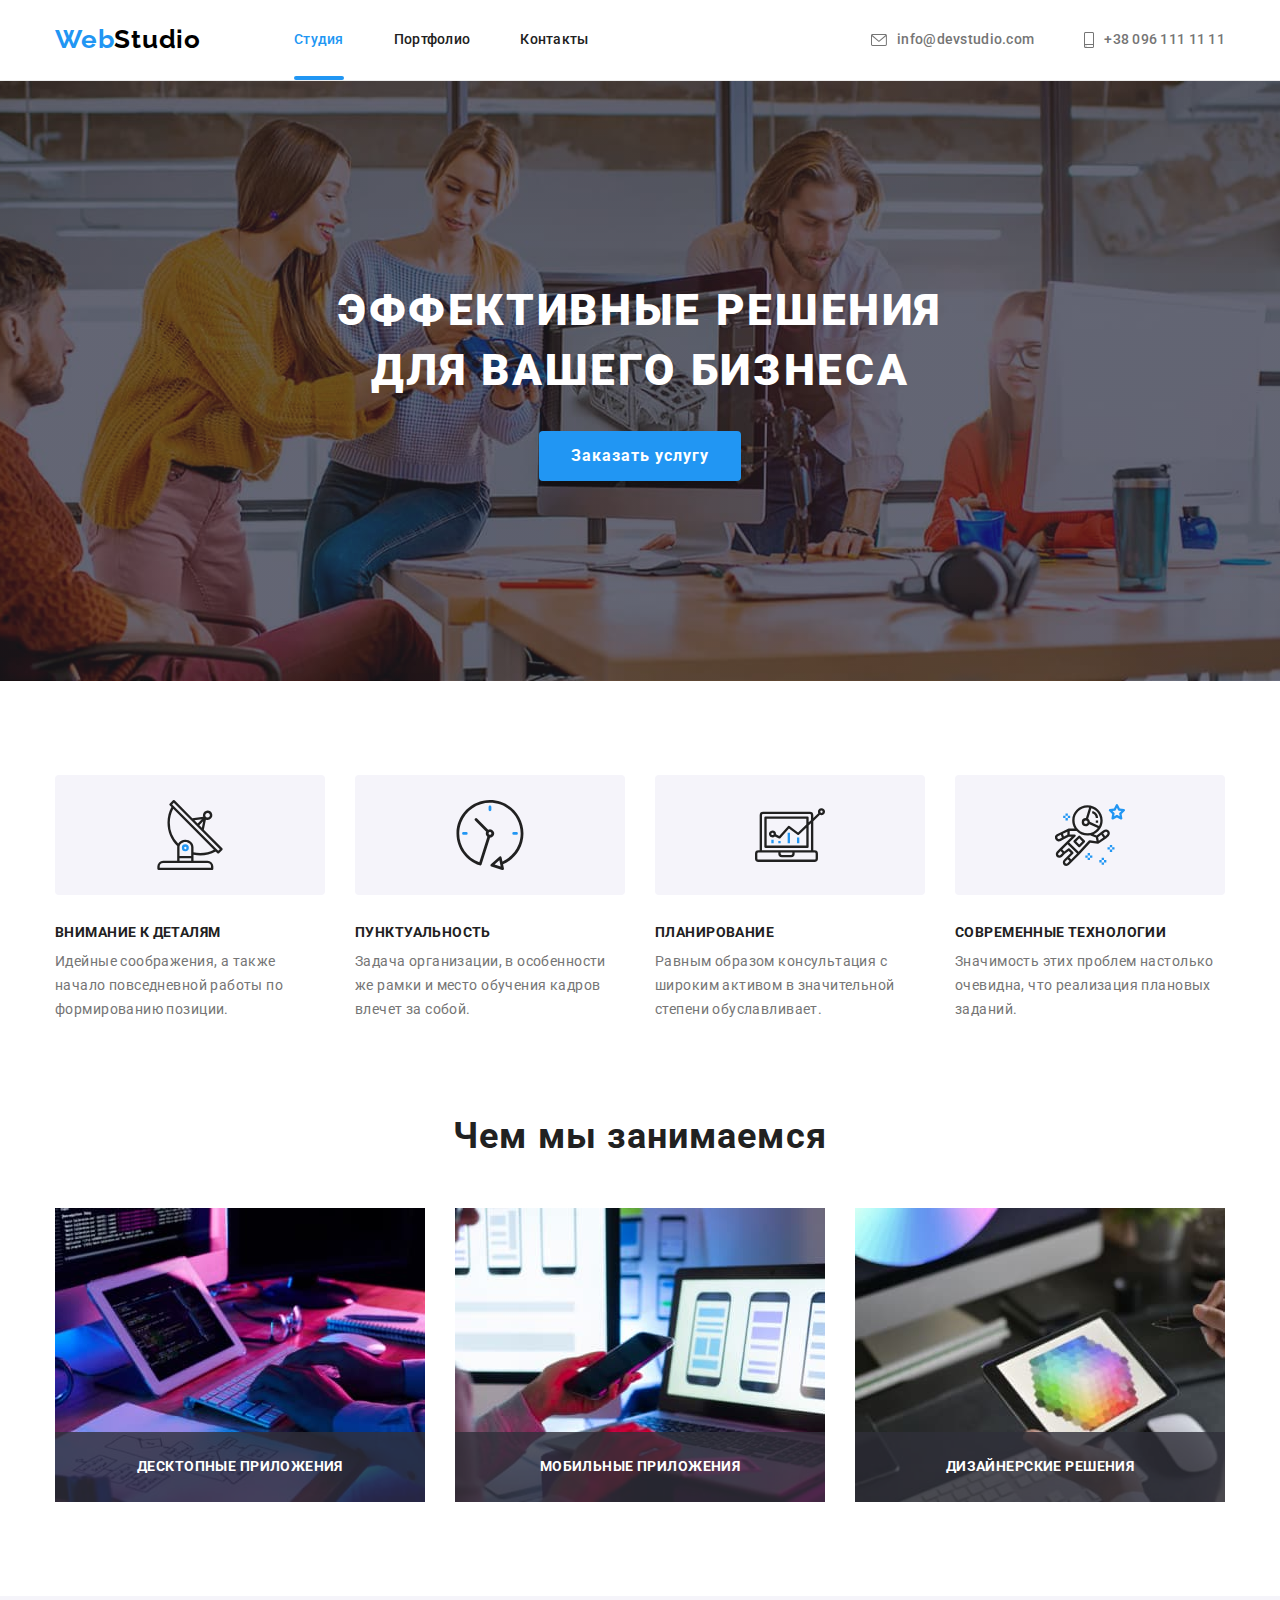
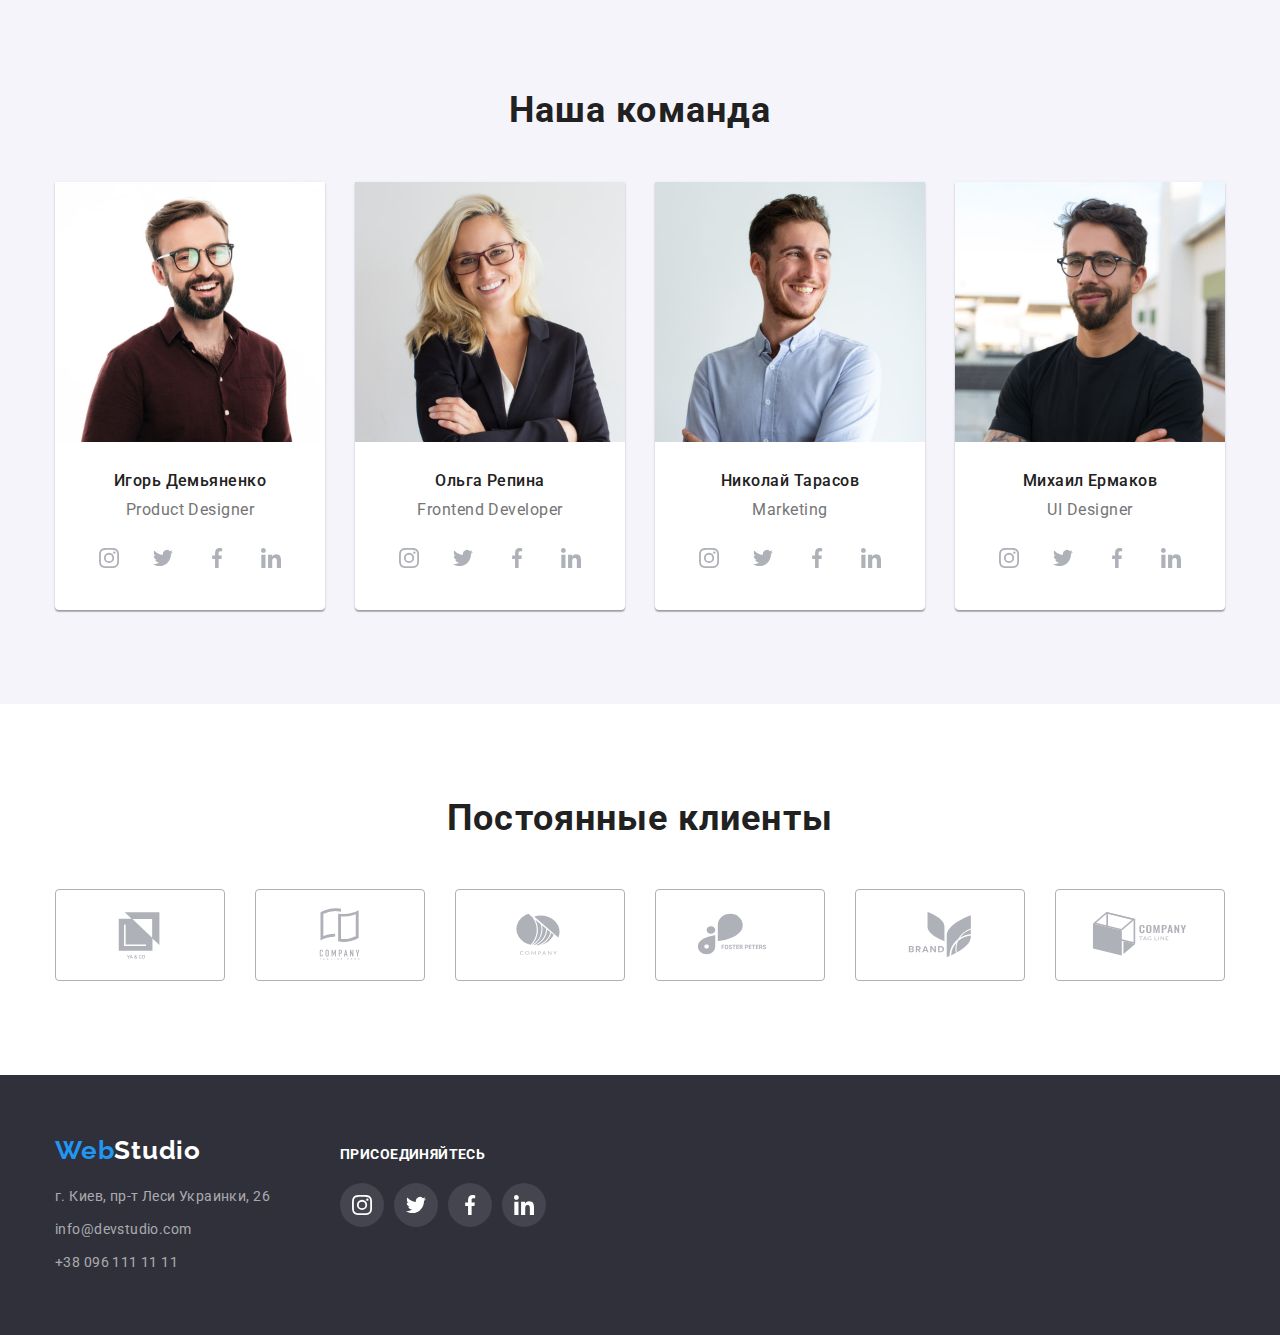
<file: index.html>
<!DOCTYPE html>
<html lang="ru">
  <head>
    <meta charset="UTF-8" />
    <meta http-equiv="X-UA-Compatible" content="IE=edge" />
    <meta name="viewport" content="width=device-width, initial-scale=1.0" />
    <meta name="dedescription" content="Разработка сайтов любой сложности"/>
    <title> WebStudio </title>
    <link rel="preconnect" href="https://fonts.googleapis.com">
    <link rel="preconnect" href="https://fonts.gstatic.com" crossorigin>
    <link href="https://fonts.googleapis.com/css2?family=Raleway:wght@700&family=Roboto:wght@400;500;700;900&display=swap"
        rel="stylesheet">
    <link rel="stylesheet" href="https://cdnjs.cloudflare.com/ajax/libs/modern-normalize/1.1.0/modern-normalize.min.css">    
    <link href="./css/styles.css" rel="stylesheet"/>
  </head>
  <body>
    
    <!--Шапка-->

    <header class="header">
        <div class="container main-nav">
            <nav>

                <!--Лого-->

                <a class="logo" href="index.html" lang="en"> <span class="logo-accent">Web</span>Studio</a>

                <!--Основная навигация-->

                <ul class="site-nav">
                    <li class="site-nav-item">                        
                        <a class="site-nav-item-text current" href="index.html">Студия</a>                    
                    </li>
                    <li class="site-nav-item"><a class="site-nav-item-text" href="./portfolio.html">Портфолио</a></li>
                    <li class="site-nav-item"><a class="site-nav-item-text" href="#contacts">Контакты</a></li>
                </ul>
            </nav>

            <!--Блок контактов-->

            <ul class="contact-nav">
                <li class="contact-nav-item">                    
                    <a class="contact-nav-item-text" href="mailto:info@devstudio.com" lang="en">
                        <svg class="contact-nav-item-icon" width="16" height="12">
                            <use href="./img/svg/icons.svg#envelope"></use>
                        </svg>
                        <svg class="contact-nav-item-icon second" width="16" height="12">
                            <use href="./img/svg/icons.svg#envelope"></use>
                        </svg>
                        info@devstudio.com
                    </a>
                </li>
                <li class="contact-nav-item">                    
                    <a class="contact-nav-item-text" href="tel:+380961111111">
                        <svg class="contact-nav-item-icon" width="10" height="16">
                            <use href="./img/svg/icons.svg#smartphone"></use>
                        </svg>
                        <svg class="contact-nav-item-icon second" width="10" height="16">
                            <use href="./img/svg/icons.svg#smartphone"></use>
                        </svg>+38 096 111 11 11
                    </a>
                </li>
            </ul>
        </div>           
    </header>

        <!--Основной контент-->

    <main>

        <!--Герой-->

        <section class="section hero">
            <div class="container">
                <h1 class="hero-title">Эффективные решения для вашего бизнеса</h1>
                <button class="button hero" type="button" data-modal-open>Заказать услугу</button>
            </div>
            <div class="backdrop is-hidden" data-modal>
                <div class="modal">
                    <button class="button close-btn" type="button" width="11" height="11" data-modal-close>
                        <svg>
                            <use href="./img/svg/icons.svg#close"></use>
                        </svg>
                    </button>
                </div>
            </div>
        </section>      

        <!--Особенности-->       
        
        <section class="section">
            <div class="container">
                <h2 class="differences visually-hidden">Особенности</h2>
                <ul class="differences-list clean-list">                    
                    <li class="differences-list-item">
                        <div class="differences-list-icon-box">
                            <svg class="differences-list-icon" width="70" height="70">
                                <use href="./img/svg/icons.svg#antenna"></use>
                            </svg>
                        </div>
                        <h3 class="differences-list-title">Внимание к деталям</h3>
                        <p class="differences-list-text">Идейные соображения, а также начало повседневной работы по формированию позиции.</p>                                              
                    </li>                    
                    <li class="differences-list-item"> 
                        <div class="differences-list-icon-box">
                            <svg class="differences-list-icon" width="70" height="70">
                                <use href="./img/svg/icons.svg#clock"></use>
                            </svg>
                        </div>
                        <h3 class="differences-list-title">Пунктуальность</h3>
                        <p class="differences-list-text">Задача организации, в особенности же рамки и место обучения кадров влечет за собой.</p>
                    </li>                    
                    <li class="differences-list-item">
                        <div class="differences-list-icon-box">
                            <svg class="differences-list-icon" width="70" height="70">
                                <use href="./img/svg/icons.svg#diagram"></use>
                            </svg>
                        </div>
                        <h3 class="differences-list-title">Планирование</h3>
                        <p class="differences-list-text">Равным образом консультация с широким активом в значительной степени обуславливает.</p>
                    </li>                    
                    <li class="differences-list-item">
                        <div class="differences-list-icon-box">
                            <svg class="differences-list-icon" width="70" height="70">
                                <use href="./img/svg/icons.svg#astronaut"></use>
                            </svg>
                        </div>
                        <h3 class="differences-list-title">Современные технологии</h3>
                        <p class="differences-list-text">Значимость этих проблем настолько очевидна, что реализация плановых заданий.</p>
                     </li>
                </ul>
            </div>
        </section>

            <!--Чем занимаемся-->

        <section class="section activity">
            <div class="container">
                <h2 class="section-title">Чем мы занимаемся </h2>
                <ul class="activity-list clean-list">
                    <li class="activity-list-item">
                        <div class="activity-list-item-thumb">
                            <h3 class="activity-list-item-text">Десктопные приложения</h3>
                        </div>
                        <img src="./img/img_1.jpg" alt="Праграмирование на планшете">
                    </li>
                    <li class="activity-list-item">
                        <div class="activity-list-item-thumb">
                            <h3 class="activity-list-item-text">Мобильные приложения</h3>
                        </div>
                        <img src="./img/img_2.jpg" alt="Телефон в руке перед ноутбуком">
                    </li>
                    <li class="activity-list-item">
                        <div class="activity-list-item-thumb">
                            <h3 class="activity-list-item-text">Дизайнерские решения</h3>
                        </div>
                        <img src="./img/img_3.jpg" alt="Планшет в руках с цветовой палиткрой на экране">
                     </li>                    
                </ul>
            </div>            
        </section>

        <!--Наша команда--> 

        <section class="section team">
            <div class="container">
                <h2 class="section-title">Наша команда</h2>
                <ul class="team-list clean-list">
                    <li class="team-list-card">
                        <img src="./img/product_designer.jpg" alt="Молодой, улыбающийся парень в темнокрасной рубашке с бородой и в очках">                        
                        <div class="team-card-content">
                            <h3 class="team-card-title">Игорь Демьяненко</h2>
                            <p class="team-card-text" lang="en">Product Designer</p>
                            <ul class="social-links-list">
                                <li class="social-link-item">
                                    <a class="social-link" href="https://www.instagram.com/" rel="noopener noreferrer nofollow" target="_blank">
                                        <svg class="social-link-icon" width="20" height="20"><use href="./img/svg/icons.svg#instagram"></use></svg>
                                    </a>
                                </li>
                                <li class="social-link-item">
                                    <a class="social-link" href="https://www.twitter.com/" rel="noopener noreferrer nofollow" target="_blank">
                                        <svg class="social-link-icon" width="20" height="20">
                                            <use href="./img/svg/icons.svg#twitter"></use>
                                        </svg>
                                    </a>
                                </li>
                                <li class="social-link-item">
                                    <a class="social-link" href="https://www.facebook.com/" rel="noopener noreferrer nofollow" target="_blank">
                                        <svg class="social-link-icon" width="20" height="20">
                                            <use href="./img/svg/icons.svg#facebook"></use>
                                        </svg>
                                    </a>
                                </li>
                                <li class="social-link-item">
                                    <a class="social-link" href="https://www.linkedin.com/" rel="noopener noreferrer nofollow" target="_blank">
                                        <svg class="social-link-icon" width="20" height="20">
                                            <use href="./img/svg/icons.svg#linkedin"></use>
                                        </svg>
                                    </a>
                                </li>
                            </ul>
                        </div>
                    </li>                    
                    <li class="team-list-card">
                        <img src="./img/frontend_developer.jpg" alt="Молодоая, улыбающияся девушка блондинка в черном пиджаке и в очках">                        
                        <div class="team-card-content">
                            <h3 class="team-card-title">Ольга Репина</h2>
                            <p class="team-card-text" lang="en">Frontend Developer</p>
                            <ul class="social-links-list">
                                <li class="social-link-item">
                                    <a class="social-link" href="https://www.instagram.com/" rel="noopener noreferrer nofollow" target="_blank">
                                        <svg class="social-link-icon" width="20" height="20">
                                            <use href="./img/svg/icons.svg#instagram"></use>
                                        </svg>
                                    </a>
                                </li>
                                <li class="social-link-item">
                                    <a class="social-link" href="https://www.twitter.com/" rel="noopener noreferrer nofollow" target="_blank">
                                        <svg class="social-link-icon" width="20" height="20">
                                            <use href="./img/svg/icons.svg#twitter"></use>
                                        </svg>
                                    </a>
                                </li>
                                <li class="social-link-item">
                                    <a class="social-link" href="https://www.facebook.com/" rel="noopener noreferrer nofollow" target="_blank">
                                        <svg class="social-link-icon" width="20" height="20">
                                            <use href="./img/svg/icons.svg#facebook"></use>
                                        </svg>
                                    </a>
                                </li>
                                <li class="social-link-item">
                                    <a class="social-link" href="https://www.linkedin.com/" rel="noopener noreferrer nofollow" target="_blank">
                                        <svg class="social-link-icon" width="20" height="20">
                                            <use href="./img/svg/icons.svg#linkedin"></use>
                                        </svg>
                                    </a>
                                </li>
                            </ul>
                        </div>
                    </li>
                    <li class="team-list-card">
                        <img src="./img/marketing.jpg" alt="Молодой, улыбающийся парень в белой рубашке">                        
                        <div class="team-card-content">
                            <h3 class="team-card-title">Николай Тарасов</h2>
                            <p class="team-card-text" lang="en">Marketing</p>
                            <ul class="social-links-list">
                                <li class="social-link-item">
                                    <a class="social-link" href="https://www.instagram.com/" rel="noopener noreferrer nofollow" target="_blank">
                                        <svg class="social-link-icon" width="20" height="20">
                                            <use href="./img/svg/icons.svg#instagram"></use>
                                        </svg>
                                    </a>
                                </li>
                                <li class="social-link-item">
                                    <a class="social-link" href="https://www.twitter.com/" rel="noopener noreferrer nofollow" target="_blank">
                                        <svg class="social-link-icon" width="20" height="20">
                                            <use href="./img/svg/icons.svg#twitter"></use>
                                        </svg>
                                    </a>
                                </li>
                                <li class="social-link-item">
                                    <a class="social-link" href="https://www.facebook.com/" rel="noopener noreferrer nofollow" target="_blank">
                                        <svg class="social-link-icon" width="20" height="20">
                                            <use href="./img/svg/icons.svg#facebook"></use>
                                        </svg>
                                    </a>
                                </li>
                                <li class="social-link-item">
                                    <a class="social-link" href="https://www.linkedin.com/" rel="noopener noreferrer nofollow" target="_blank">
                                        <svg class="social-link-icon" width="20" height="20">
                                            <use href="./img/svg/icons.svg#linkedin"></use>
                                        </svg>
                                    </a>
                                </li>
                            </ul>
                        </div>
                    </li>
                    <li class="team-list-card">
                        <img src="./img/ui_designer.jpg" alt="Молодой парень в черной футболке с бородой и в очках">                        
                        <div class="team-card-content">
                             <h3 class="team-card-title">Михаил Ермаков</h2>
                             <p class="team-card-text" lang="en">UI Designer</p>
                            <ul class="social-links-list">
                                <li class="social-link-item">
                                    <a class="social-link" href="https://www.instagram.com/" rel="noopener noreferrer nofollow" target="_blank">
                                        <svg class="social-link-icon" width="20" height="20">
                                            <use href="./img/svg/icons.svg#instagram"></use>
                                        </svg>
                                    </a>
                                </li>
                                <li class="social-link-item">
                                    <a class="social-link" href="https://www.twitter.com/" rel="noopener noreferrer nofollow" target="_blank">
                                        <svg class="social-link-icon" width="20" height="20">
                                            <use href="./img/svg/icons.svg#twitter"></use>
                                        </svg>
                                    </a>
                                </li>
                                <li class="social-link-item">
                                    <a class="social-link" href="https://www.facebook.com/" rel="noopener noreferrer nofollow" target="_blank">
                                        <svg class="social-link-icon" width="20" height="20">
                                            <use href="./img/svg/icons.svg#facebook"></use>
                                        </svg>
                                    </a>
                                </li>
                                <li class="social-link-item">
                                    <a class="social-link" href="https://www.linkedin.com/" rel="noopener noreferrer nofollow" target="_blank">
                                        <svg class="social-link-icon" width="20" height="20">
                                            <use href="./img/svg/icons.svg#linkedin"></use>
                                        </svg>
                                    </a>
                                </li>
                            </ul>
                        </div>
                    </li>
                </ul>
            </div>            
        </section>
    </main>

    <!-- Постоянные клиенты -->

    <section class="section customers">
        <div class="container">
            <h2 class="section-title">Постоянные клиенты</h2>
            <ul class="customers-list">
                <li class="customers-item">
                    <a class="customers-item-link" href="https://www.google.com" rel="noopener noreferrer nofollow" target="_blank">
                        <svg class="customers-logo">
                            <use href="./img/svg/icons.svg#client-logo-1"></use>
                        </svg>
                    </a>                    
                </li>                
                <li class="customers-item">
                    <a class="customers-item-link" href="https://www.google.com" rel="noopener noreferrer nofollow" target="_blank">
                        <svg class="customers-logo">
                            <use href="./img/svg/icons.svg#client-logo-2"></use>
                        </svg>
                    </a>
                </li>
                <li class="customers-item">
                    <a class="customers-item-link" href="https://www.google.com" rel="noopener noreferrer nofollow" target="_blank">
                        <svg class="customers-logo">
                            <use href="./img/svg/icons.svg#client-logo-3"></use>
                        </svg>
                    </a>
                </li>
                <li class="customers-item">
                    <a class="customers-item-link" href="https://www.google.com" rel="noopener noreferrer nofollow" target="_blank">
                        <svg class="customers-logo">
                            <use href="./img/svg/icons.svg#client-logo-4"></use>
                        </svg>
                    </a>
                </li>
                <li class="customers-item">
                    <a class="customers-item-link" href="https://www.google.com" rel="noopener noreferrer nofollow" target="_blank">
                        <svg class="customers-logo">
                            <use href="./img/svg/icons.svg#client-logo-5"></use>
                        </svg>
                    </a>
                </li>
                <li class="customers-item">
                    <a class="customers-item-link" href="https://www.google.com" rel="noopener noreferrer nofollow" target="_blank">
                        <svg class="customers-logo">
                            <use href="./img/svg/icons.svg#client-logo-6"></use>
                        </svg>
                    </a>
                </li>                
            </ul>

        </div>
    </section>

        <!--Подвал-->

    <footer class="footer">
        <div class="container">
            <ul class="footer-contacts-list">
                <li>
                    <!--Лого-->
                    
                    <a class="logo footer clean-link" href="index.html"><span class="logo-accent">Web</span>Studio</a>
                    
                    <!--Контакты-->
                    
                    <address>
                        <ul id="contacts" class="footer-adress-list">
                            <li class="footer-adress-item"><a class="footer-adress-item-text" href="https://goo.gl/maps/bL18XimWbJK8uWrq5"  rel="noopener noreferrer nofollow"
                                    target="_blank">г. Киев, пр-т Леси Украинки, 26</a></li>
                            <li class="footer-adress-item"><a class="footer-adress-item-text"
                                    href="mailto:info@devstudio.com">info@devstudio.com</a></li>
                            <li class="footer-adress-item"><a class="footer-adress-item-text" href="tel:+380961111111">+38 096 111 11 11</a>
                            </li>
                        </ul>
                    </address>
                </li>
                <li class="join">
                    <h3 class="join-title">присоединяйтесь</h3>
                    <ul class="social-links-list in-footer">
                        <li class="social-link-item in-footer">
                            <a class="social-link in-footer" href="https://www.instagram.com/" rel="noopener noreferrer nofollow" target="_blank">
                                <svg class="social-link-icon in-footer" width="20" height="20">
                                    <use href="./img/svg/icons.svg#instagram"></use>
                                </svg>
                            </a>
                        </li>
                        <li class="social-link-item in-footer">
                            <a class="social-link in-footer" href="https://www.twitter.com/" rel="noopener noreferrer nofollow" target="_blank">
                                <svg class="social-link-icon in-footer" width="20" height="20">
                                    <use href="./img/svg/icons.svg#twitter"></use>
                                </svg>
                            </a>
                        </li>
                        <li class="social-link-item in-footer">
                            <a class="social-link in-footer" href="https://www.facebook.com/" rel="noopener noreferrer nofollow" target="_blank">
                                <svg class="social-link-icon in-footer" width="20" height="20">
                                    <use href="./img/svg/icons.svg#facebook"></use>
                                </svg>
                            </a>
                        </li>
                        <li class="social-link-item in-footer">
                            <a class="social-link in-footer" href="https://www.linkedin.com/" rel="noopener noreferrer nofollow" target="_blank">
                                <svg class="social-link-icon in-footer" width="20" height="20">
                                    <use href="./img/svg/icons.svg#linkedin"></use>
                                </svg>
                            </a>
                        </li>
                    </ul>                
                </li>
            </ul>
        </div>              
    </footer>
    <script src="./js/modal.js"></script>
  </body>
</html>
</file>
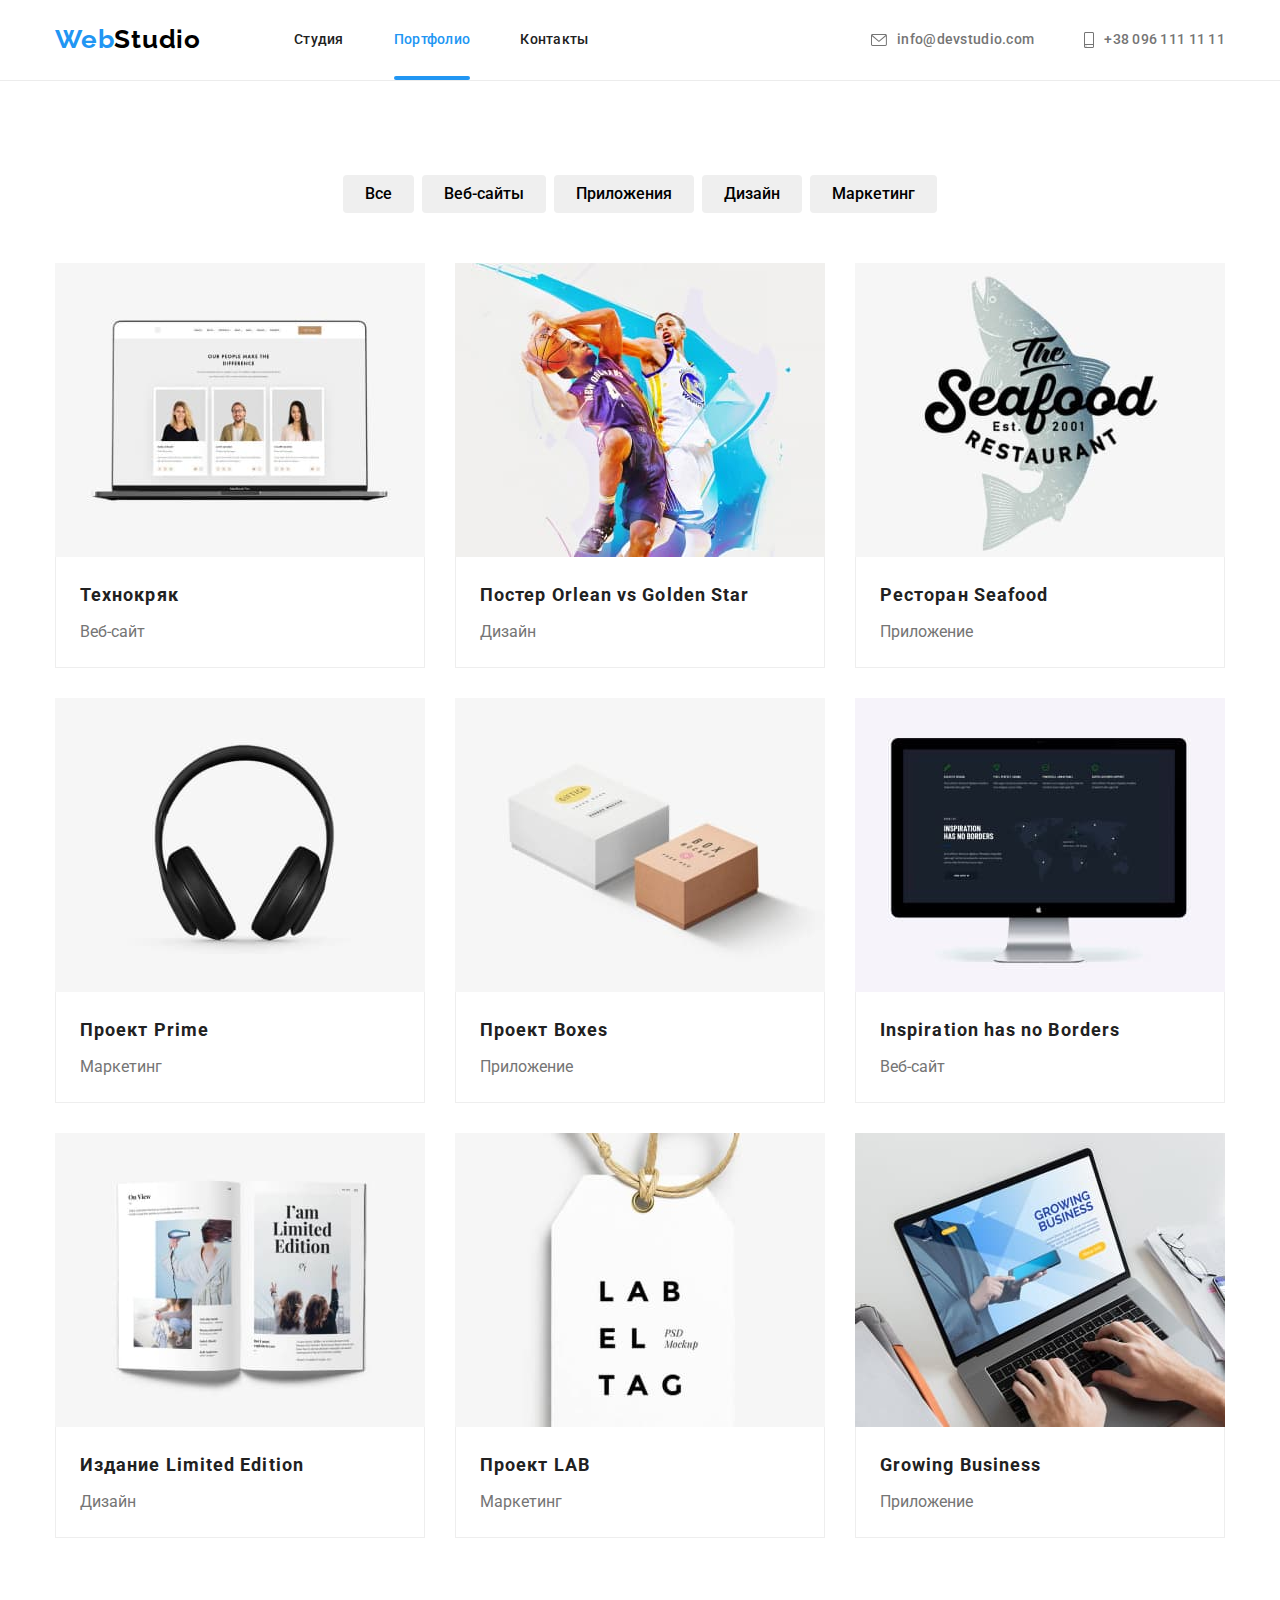
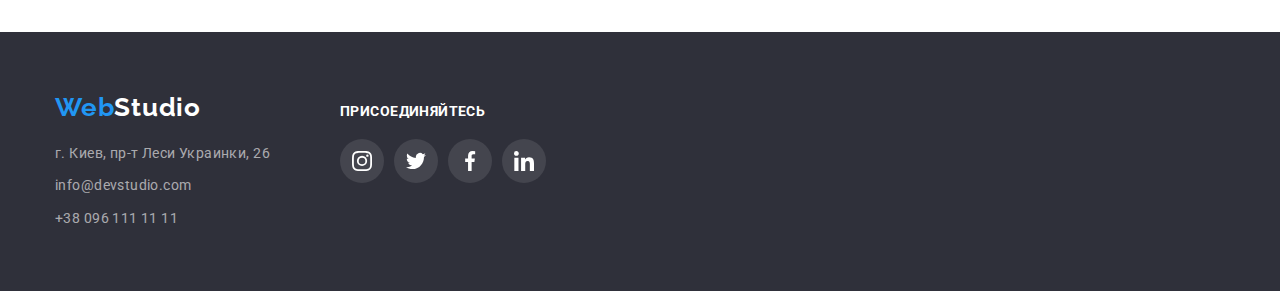
<file: portfolio.html>
<!DOCTYPE html>
<html lang="ru">

<head>
    <meta charset="UTF-8" />
    <meta http-equiv="X-UA-Compatible" content="IE=edge" />
    <meta name="viewport" content="width=device-width, initial-scale=1.0" />
    <meta name="dedescription" content="Разработка сайтов любой сложности" />
    <title> WebStudio </title>
    <link rel="preconnect" href="https://fonts.googleapis.com">
    <link rel="preconnect" href="https://fonts.gstatic.com" crossorigin>
    <link
        href="https://fonts.googleapis.com/css2?family=Raleway:wght@700&family=Roboto:wght@400;500;700;900&display=swap"
        rel="stylesheet">    
    <link rel="stylesheet" href="https://cdnjs.cloudflare.com/ajax/libs/modern-normalize/1.1.0/modern-normalize.min.css">
    <link href="./css/styles.css" rel="stylesheet" />
</head>

<body>   

    <!--Шапка-->

    <header class="header">
        <div class="container main-nav">
            <nav>

                <!--Лого-->
    
                <a class="logo" href="index.html" lang="en"> <span class="logo-accent">Web</span>Studio</a>
    
                <!--Основная навигация-->
    
                <ul class="site-nav">
                    <li class="site-nav-item"><a class="site-nav-item-text" href="index.html">Студия</a> </li>
                    <li class="site-nav-item"><a class="site-nav-item-text current" href="./portfolio.html">Портфолио</a></li>
                    <li class="site-nav-item"><a class="site-nav-item-text" href="#contacts">Контакты</a></li>
                </ul>
            </nav>
    
            <!--Блок контактов-->
    
            <ul class="contact-nav">
                <li class="contact-nav-item">
                    <a class="contact-nav-item-text" href="mailto:info@devstudio.com" lang="en">
                        <svg class="contact-nav-item-icon" width="16" height="12">
                            <use href="./img/svg/icons.svg#envelope"></use>
                        </svg>
                        <svg class="contact-nav-item-icon second" width="16" height="12">
                            <use href="./img/svg/icons.svg#envelope"></use>
                        </svg>
                        info@devstudio.com
                    </a>
                </li>
                <li class="contact-nav-item">
                    <a class="contact-nav-item-text" href="tel:+380961111111">
                        <svg class="contact-nav-item-icon" width="10" height="16">
                            <use href="./img/svg/icons.svg#smartphone"></use>
                        </svg>
                        <svg class="contact-nav-item-icon second" width="10" height="16">
                            <use href="./img/svg/icons.svg#smartphone"></use>
                        </svg>+38 096 111 11 11
                    </a>
                </li>
            </ul>
        </div>
    </header>

    <!--Основной контент-->

    <main>

        <!-- Портфолио -->

        <section class="section">
            <div class="container">
                <h1 class="portfolio visually-hidden">Портфолио</h1>
                <!-- Фильтр выбора -->
                <ul class="portfolio-list clean-list">
                    <li class="portfolio-list-item"><button class="button primary" type="button">Все</button>
                    </li>
                    <li class="portfolio-list-item"><button class="button primary" type="button">Веб-сайты</button>
                    </li>
                    <li class="portfolio-list-item"><button class="button primary" type="button">Приложения</button>
                    </li>
                    <li class="portfolio-list-item"><button class="button primary" type="button">Дизайн</button>
                    </li>
                    <li class="portfolio-list-item"><button class="button primary" type="button">Маркетинг</button>
                    </li>
                </ul>

                <!-- Контент -->

                <ul class="worklist clean-list">
                    <li class="worklist-card">
                        <article>
                            <a class="worklist-card-link" href="https://www.google.com" rel="noopener noreferrer nofollow" target="_blank">
                                <div class="worklist-card-thumb">
                                    <div class="worklist-card-overlay">
                                        <p class="worklist-card-overlay-text">
                                            Ресурс предлагает комплексные предложения с разным уровнем функционала и сервисов. Все это позволит посетителю получить
                                            исчерпывающие сведения о компании или частном лице.
                                        </p>
                                    </div>
                                    <img src="./img/pr1.jpg" alt="Экран ноутбука с карточками людей">                                    
                                </div>
                                <div class="worklist-card-content">
                                    <h2 class="worklist-card-title">Технокряк</h2>
                                    <p class="worklist-card-text">Веб-сайт</p>
                                </div>
                            </a>                            
                        </article>
                    </li>

                    <li class="worklist-card">
                        <article>
                            <a class="worklist-card-link" href="https://www.google.com" rel="noopener noreferrer nofollow" target="_blank">
                                <div class="worklist-card-thumb">
                                    <div class="worklist-card-overlay">
                                        <p class="worklist-card-overlay-text">
                                            Ресурс предлагает комплексные предложения с разным уровнем функционала и сервисов. Все это позволит посетителю
                                            получить
                                            исчерпывающие сведения о компании или частном лице.
                                        </p>
                                    </div>
                                    <img src="./img/pr2.jpg" alt="Стилизованная иллюстрация двух баскетбалистов борющихся за мяч" width="370"
                                        height="294">
                                </div>
                                <div class="worklist-card-content">
                                    <h2 class="worklist-card-title">Постер <span lang="en">Orlean vs Golden Star</span></h2>
                                    <p class="worklist-card-text">Дизайн</p>
                                </div>
                            </a>                            
                        </article>
                    </li>

                    <li class="worklist-card">                        
                        <article>
                            <a class="worklist-card-link" href="https://www.google.com" rel="noopener noreferrer nofollow" target="_blank">
                                <div class="worklist-card-thumb">
                                    <div class="worklist-card-overlay">
                                        <p class="worklist-card-overlay-text">
                                            Ресурс предлагает комплексные предложения с разным уровнем функционала и сервисов. Все это позволит посетителю
                                            получить
                                            исчерпывающие сведения о компании или частном лице.
                                        </p>
                                    </div>
                                    <img src="./img/pr3.jpg" alt="Логотип ресторана Seafood" height="294">
                                </div>
                                <div class="worklist-card-content">
                                    <h2 class="worklist-card-title">Ресторан <span lang="en">Seafood</span></h2>
                                    <p class="worklist-card-text">Приложение</p>
                                </div>
                            </a>                            
                        </article>
                    </li>

                    <li class="worklist-card">
                        <article>
                            <a class="worklist-card-link" href="https://www.google.com" rel="noopener noreferrer nofollow" target="_blank">
                                <div class="worklist-card-thumb">
                                    <div class="worklist-card-overlay">
                                        <p class="worklist-card-overlay-text">
                                            Ресурс предлагает комплексные предложения с разным уровнем функционала и сервисов. Все это позволит посетителю
                                            получить
                                            исчерпывающие сведения о компании или частном лице.
                                        </p>
                                    </div>
                                    <img src="./img/pr4.jpg" alt="Накладные наушники черного цвета">
                                </div>
                                <div class="worklist-card-content">
                                    <h2 class="worklist-card-title">Проект <span lang="en">Prime</span></h2>
                                    <p class="worklist-card-text">Маркетинг</p>
                                </div>
                            </a>                            
                        </article>
                    </li>

                    <li class="worklist-card">
                        <article>
                            <a class="worklist-card-link" href="https://www.google.com" rel="noopener noreferrer nofollow" target="_blank">
                                <div class="worklist-card-thumb">
                                    <div class="worklist-card-overlay">
                                        <p class="worklist-card-overlay-text">
                                            Ресурс предлагает комплексные предложения с разным уровнем функционала и сервисов. Все это позволит посетителю
                                            получить
                                            исчерпывающие сведения о компании или частном лице.
                                        </p>
                                    </div>
                                    <img src="./img/pr5.jpg" alt="Две коробки с надписями сверху, белая большая и коричневая маленькая">
                                </div>
                                <div class="worklist-card-content">
                                    <h2 class="worklist-card-title">Проект <span lang="en">Boxes</span></h2>
                                    <p class="worklist-card-text">Приложение</p>
                                </div>
                            </a>                            
                        </article>
                    </li>

                    <li class="worklist-card">
                        <article>
                            <a class="worklist-card-link" href="https://www.google.com" rel="noopener noreferrer nofollow" target="_blank">
                                <div class="worklist-card-thumb">
                                    <div class="worklist-card-overlay">
                                        <p class="worklist-card-overlay-text">
                                            Ресурс предлагает комплексные предложения с разным уровнем функционала и сервисов. Все это позволит посетителю
                                            получить
                                            исчерпывающие сведения о компании или частном лице.
                                        </p>
                                    </div>
                                    <img src="./img/pr6.jpg" alt="Экран монитора с меню сайта на черном фоне белым шрифтом">
                                </div>
                                <div class="worklist-card-content">
                                    <h2 class="worklist-card-title" lang="en">Inspiration has no Borders</h2>
                                    <p class="worklist-card-text">Веб-сайт</p>
                                </div>
                            </a>                                                        
                        </article>
                    </li>

                    <li class="worklist-card">
                        <article>
                            <a class="worklist-card-link" href="https://www.google.com" rel="noopener noreferrer nofollow" target="_blank">
                                <div class="worklist-card-thumb">
                                    <div class="worklist-card-overlay">
                                        <p class="worklist-card-overlay-text">
                                            Ресурс предлагает комплексные предложения с разным уровнем функционала и сервисов. Все это позволит посетителю
                                            получить
                                            исчерпывающие сведения о компании или частном лице.
                                        </p>
                                    </div>
                                    <img src="./img/pr7.jpg" alt="Разворот глянцевого журнала с тримя фотографиями и текстом">
                                </div>
                                <div class="worklist-card-content">
                                    <h2 class="worklist-card-title">Издание <span lang="en">Limited Edition</span></h2>
                                    <p class="worklist-card-text">Дизайн</p>
                                </div>
                            </a>                            
                        </article>
                    </li>

                    <li class="worklist-card">
                        <article>
                            <a class="worklist-card-link" href="https://www.google.com" rel="noopener noreferrer nofollow" target="_blank">
                                <div class="worklist-card-thumb">
                                    <div class="worklist-card-overlay">
                                        <p class="worklist-card-overlay-text">
                                            Ресурс предлагает комплексные предложения с разным уровнем функционала и сервисов. Все это позволит посетителю
                                            получить
                                            исчерпывающие сведения о компании или частном лице.
                                        </p>
                                    </div>
                                    <img src="./img/pr8.jpg" alt="Ярлык товара с логотипом">
                                </div>
                                <div class="worklist-card-content">
                                    <h2 class="worklist-card-title">Проект <span lang="en">LAB</span></h2>
                                    <p class="worklist-card-text">Маркетинг</p>
                                </div>
                            </a>                            
                        </article>
                    </li>

                    <li class="worklist-card">
                        <article>
                            <a class="worklist-card-link" href="https://www.google.com" rel="noopener noreferrer nofollow" target="_blank">
                                <div class="worklist-card-thumb">
                                    <div class="worklist-card-overlay">
                                        <p class="worklist-card-overlay-text">
                                            Ресурс предлагает комплексные предложения с разным уровнем функционала и сервисов. Все это позволит посетителю
                                            получить
                                            исчерпывающие сведения о компании или частном лице.
                                        </p>
                                    </div>
                                    <img src="./img/pr9.jpg" alt="Ноутбук на столе с руками на клавиатуре и страницей сайта о бизнесе на экране">
                                </div>
                                <div class="worklist-card-content">
                                    <h2 class="worklist-card-title" lang="en">Growing Business</h2>
                                    <p class="worklist-card-text">Приложение</p>
                                </div>
                            </a>                            
                        </article>
                    </li>                    
                </ul>
            </div>            
        </section>       
    </main>

    <!--Подвал-->

    <footer class="footer">
        <div class="container">
            <ul class="footer-contacts-list">
                <li>
                    <!--Лого-->
    
                    <a class="logo footer clean-link" href="index.html"><span class="logo-accent">Web</span>Studio</a>
    
                    <!--Контакты-->
    
                    <address>
                        <ul id="contacts" class="footer-adress-list">
                            <li class="footer-adress-item"><a class="footer-adress-item-text"
                                    href="https://goo.gl/maps/bL18XimWbJK8uWrq5" rel="noopener noreferrer nofollow"
                                    target="_blank">г. Киев, пр-т Леси Украинки, 26</a></li>
                            <li class="footer-adress-item"><a class="footer-adress-item-text"
                                    href="mailto:info@devstudio.com">info@devstudio.com</a></li>
                            <li class="footer-adress-item"><a class="footer-adress-item-text" href="tel:+380961111111">+38
                                    096 111 11 11</a>
                            </li>
                        </ul>
                    </address>
                </li>
                <li class="join">
                    <h3 class="join-title">присоединяйтесь</h3>
                    <ul class="social-links-list in-footer">
                        <li class="social-link-item in-footer">
                            <a class="social-link in-footer" href="https://www.instagram.com/"
                                rel="noopener noreferrer nofollow" target="_blank">
                                <svg class="social-link-icon in-footer" width="20" height="20">
                                    <use href="./img/svg/icons.svg#instagram"></use>
                                </svg>
                            </a>
                        </li>
                        <li class="social-link-item in-footer">
                            <a class="social-link in-footer" href="https://www.twitter.com/"
                                rel="noopener noreferrer nofollow" target="_blank">
                                <svg class="social-link-icon in-footer" width="20" height="20">
                                    <use href="./img/svg/icons.svg#twitter"></use>
                                </svg>
                            </a>
                        </li>
                        <li class="social-link-item in-footer">
                            <a class="social-link in-footer" href="https://www.facebook.com/"
                                rel="noopener noreferrer nofollow" target="_blank">
                                <svg class="social-link-icon in-footer" width="20" height="20">
                                    <use href="./img/svg/icons.svg#facebook"></use>
                                </svg>
                            </a>
                        </li>
                        <li class="social-link-item in-footer">
                            <a class="social-link in-footer" href="https://www.linkedin.com/"
                                rel="noopener noreferrer nofollow" target="_blank">
                                <svg class="social-link-icon in-footer" width="20" height="20">
                                    <use href="./img/svg/icons.svg#linkedin"></use>
                                </svg>
                            </a>
                        </li>
                    </ul>    
                </li>
            </ul>    
        </div>
    </footer>
    </body>    
    </html>
</file>
<file: css/styles.css>
/* Переменные */

:root{
    --white:#FFFFFF;
    --mainbgcolor:#F5F4FA;
    --secondbgcolor: #2F303A;
    --textcolor: #757575;
    --secondtextcolor:#212121;    
    --accentcolor:#2196F3;
    --card-set-gap: 30px;
    --timing-function: cubic-bezier(0.4, 0, 0.2, 1);
}

/* Глобальные стили */

ul {
    margin: 0;
    padding: 0;
    list-style: none;
}

h1, h2, h3, p {
    margin: 0;
}

.visually-hidden {
    position: absolute;
    width: 1px;
    height: 1px;
    margin: -1px;
    border: 0;
    padding: 0;
    white-space: nowrap;
    clip-path: inset(100%);
    clip: rect(0 0 0 0);
    overflow: hidden;
}

body {
    color:var(--textcolor);
    background-color:var(--white);
    font-family: 'Roboto', 'Helvetica', 'Arial', sans-serif;
    font-size: 14px;
}

.container {
    margin-left: auto;
    margin-right: auto;
    padding-left: 15px;
    padding-right: 15px;
    width: 1200px;
}

.section {
    padding-top: 94px;
    padding-bottom: 94px;
}

img {
    display: block;
    max-width: 100%;
    height: auto;
}

/* Шапка */

.header {
    border-bottom: 1px solid #ECECEC;
}

.clean-list {
    list-style: none;
}
.clean-link {
    text-decoration: none;
}

.main-nav {
    display: flex;
    align-items: center
}

nav {
    display: flex;
    align-items: center
}

.logo {
    display: block;
    padding-top: 24px;
    padding-bottom: 25px;    
    color:#000000;    
    font-family: 'Raleway';
    font-weight: 700;
    font-size: 26px;
    line-height: 1.19;
    letter-spacing: 0.03em;
    text-decoration: none;
}

.logo-accent {
    color: var(--accentcolor)
}

/* Навигация */

.site-nav {
    display: flex;    
    list-style: none;
    padding: 0px;
    margin-top: 0px;
    margin-right: 0px;item margin-bottom: 0px;
    margin-left: 93px;
}

.site-nav-item:not(:last-child) {
    margin-right: 50px;
}

.site-nav-item-text {
    display: block;
    position: relative;
    padding: 32px 0px;
    color: var(--secondtextcolor);
    font-weight: 500;
    line-height: 1.14;
    letter-spacing: 0.02em;
    text-decoration: none;
    transition-property: color;
    transition-duration: 250ms;
    transition-timing-function: var(--timing-function);
}

.site-nav-item-text::after {
    content: '';
    position: absolute;
    left: 0;
    bottom: 0;
    width: 100%;
    height: 4px;
    background-color: var(--accentcolor);
    border-radius: 2px;
    transform: scaleX(0);
    transform-origin: left;
    transition-property: transform;
    transition-duration: 250ms;
    transition-timing-function: var(--timing-function);
}

.site-nav-item-text:hover:after,
.site-nav-item-text:focus:after {
    transform: scaleX(1);
}

.site-nav-item-text:hover,
.site-nav-item-text:focus {
    color: var(--accentcolor);
}

.site-nav-item-text.current {
    color: var(--accentcolor);
}

.site-nav-item-text.current::after {
    transform: scaleX(1);
}

.contact-nav {
    display: flex;
    align-items: center;
    margin-left: auto;
    list-style: none;    
}

.contact-nav-item {
    display: flex;
    align-items: center;
    
}

.contact-nav-item-text {
    position: relative;
    overflow: hidden;
    display: flex;
    align-items: center;
    color: #757575;
    font-weight: 500;
    line-height: 1.14;
    letter-spacing: 0.02em;
    text-decoration: none;
    transition-property: color;
    transition-duration: 250ms;
    transition-timing-function: var(--timing-function);
}

.contact-nav-item:not(:last-child) {
    margin-right: 50px;
}

.contact-nav-item-icon {
    display: block;
    margin-right: 10px;
    fill: currentColor;
    transition-property: transform;
    transition-duration: 250ms;
    transition-timing-function: var(--timing-function);
}

.contact-nav-item-icon.second {
    position: absolute;
    transform: translateY(30px);
}

.contact-nav-item-text:hover,
.contact-nav-item-text:focus {
    color: var(--accentcolor);
}

.contact-nav-item-text:hover .contact-nav-item-icon {
    transform: translateY(-30px);
}

.contact-nav-item-text:hover .contact-nav-item-icon.second {
    transform: translateY(0);
}

/* Тело */

/* Герой */

.section.hero {
    max-width: 1600px;
    margin-left: auto;
    margin-right: auto;
    background-color: #C4C4C4;
    background-image: linear-gradient(to bottom,
                                        rgba(47, 48, 58, 0.4),
                                        rgba(47, 48, 58, 0.4)),
                                        url(../img/hero-img.jpg);
    background-size: cover;
    background-position: center;
    background-repeat: no-repeat;
    letter-spacing: 0.06em;
    padding-top: 200px;
    padding-bottom: 200px;
    text-align: center;
        
}

.hero-title {
    color: #FFFFFF;
    font-weight: 900;
    font-size: 44px;
    line-height: 1.36; 
    letter-spacing: 0.06em;
    text-transform: uppercase;    
    display: inline-block;
    margin-top: 0px;
    margin-bottom: 0px;
    margin-left: auto;
    margin-right: auto;
    width: 696px;
}

/* Секция отличия */

.differences-list {
    display: flex;
    line-height: 1.71;
    letter-spacing: 0.03em;
    margin-top: calc(-1 * var(--card-set-gap));
    margin-left: calc(-1 * var(--card-set-gap));
}

.differences-list-icon-box {
    display: flex;
    justify-content: center;
    align-items: center;
    background: #F5F4FA;
    border-radius: 4px;
    height: 120px;
    margin-bottom: 30px;
}

.differences-list-item {
    flex-basis: calc(100% / 4 - 30px);
    margin-left: calc(var(--card-set-gap));
    margin-top: calc(var(--card-set-gap));
}

.differences-list-title {
    color: var(--secondtextcolor);
    font-weight: 700;
    font-size: 14px;
    line-height: 1.14;
    letter-spacing: 0.03em;
    text-transform: uppercase;
    }

.differences-list-text {
    margin-top: 10px;
}

/* Секция чем занимаемся */

.section-title {
    color: var(--secondtextcolor);
    font-weight: 700;
    font-size: 36px;
    line-height: 1.16;
    letter-spacing: 0.03em;
    text-align: center;
    margin-bottom: 50px;
}

.activity {
    padding-top: 0px;
}

.activity-list {
    display: flex;
    margin-top: calc(-1 * var(--card-set-gap));
    margin-left: calc(-1 * var(--card-set-gap));    
}

.activity-list-item {
    position: relative;
    flex-basis: calc((100%-60)/3);
    margin-left: var(--card-set-gap);
    margin-top: var(--card-set-gap);
}

.activity-list-item-thumb {
    position: absolute;
    bottom: 0px;
    display: flex;
    align-items: center;
    justify-content: center;
    width: 100%;
    height: 70px;    
    background-color: rgba(47, 48, 58, 0.8);
}

.activity-list-item-text {
    color: var(--white);
    font-size: 14px;
    font-weight: 700;
    line-height: 1.14;
    letter-spacing: 0.03em;
    text-transform: uppercase;
}

/* Секция команда */

.team {
    background-color: var(--mainbgcolor);
}

.team-list {
    display: flex;
    font-size: 16px;
    line-height: 1.18;
    letter-spacing: 0.03em;
    margin-top: calc(-1 * var(--card-set-gap));
    margin-left: calc(-1 * var(--card-set-gap));    
    text-align: center;
}

.team-list-card {
    flex-basis: calc(100%/4 - var(--card-set-gap));
    background-color: var(--white);
    margin-top: var(--card-set-gap);
    margin-left: var(--card-set-gap);
    box-shadow:
        0px 1px 3px rgba(0, 0, 0, 0.12),
        0px 1px 1px rgba(0, 0, 0, 0.14),
        0px 2px 1px rgba(0, 0, 0, 0.2);
    border-radius: 0px 0px 4px 4px;
}

.team-card-content {
    padding-top: var(--card-set-gap);
    padding-bottom: var(--card-set-gap);
}

.team-card-title {
    font-weight: 500;
    font-size: 16px;
    line-height: 1.18;
    letter-spacing: 0.03em;
    color: var(--secondtextcolor);
}

.team-card-text {
    margin-top: 10px;
}

.social-links-list {
    display: flex;
    justify-content: center;
    margin-top: 16px;
}

.social-link-item:not(:last-child) {
    margin-right: 10px;    
}

.social-link {
    display: flex;
    justify-content: center;
    align-items: center;
    width: 44px;
    height: 44px;
    border-radius: 50%;
    color: #AFB1B8;
    transition-property: color, background-color;
    transition-duration: 250ms;
    transition-timing-function: var(--timing-function);
}

.social-link-icon {
    fill: currentColor;
}

.social-link:hover,
.social-link:focus {
    color: var(--white);
    background-color: var(--accentcolor);
}

/* Постоянные клиенты */

.customers-list {
    display: flex;
    margin-top: calc(-1 * var(--card-set-gap));
    margin-left: calc(-1 * var(--card-set-gap));
    
}

.customers-item {    
    flex-basis: calc(100%/6 - var(--card-set-gap));
    margin-top: var(--card-set-gap);
    margin-left: var(--card-set-gap);
    height: 92px;    
}

.customers-item-link {
    display: flex;
    align-items: center;
    justify-content: center;
    width: 100%;
    height: 100%;
    border: 1px solid #AFB1B8;
    border-radius: 4px;
    color: #AFB1B8;
    transition-property: color, border-color;
    transition-duration: 250ms;
    transition-timing-function: var(--timing-function);
}

.customers-logo {
    width: 106px;
    height: 60px;
    fill: currentColor;
}

.customers-item-link:hover,
.customers-item-link:focus {
    color: var(--accentcolor);
    border-color: var(--accentcolor);
}

/* Футер */

.logo.footer {
    color: var(--white);
    line-height: normal;
    padding-top: 0px;
    padding-bottom: 0px;
}

.footer {
    background-color: var(--secondbgcolor);
    padding-top: 60px;
    padding-bottom: 60px;
}

.footer-contacts-list {
    display: flex;
    align-items: baseline;
}

address {
    margin-top: 20px;
}

.footer-adress-item:not(:first-child) {
    margin-top:9px;
    margin-bottom: 0px;
}

.footer-adress-item-text {
    font-style: normal;
    line-height: 1.71;
    letter-spacing: 0.03em;
    color: rgba(255, 255, 255, 0.6);
    text-decoration: none;
    margin-top: 0px;
    margin-bottom: 0px;
    transition-property: color;
    transition-duration: 250ms;
    transition-timing-function: var(--timing-function);
}

.footer-adress-item-text:hover,
.footer-adress-item-text:focus {
    color: #FFFFFF;
}

.join {
    margin-left: 70px;
}

.join-title {    
    font-weight: 700;
    font-size: 14px;
    line-height: 1.14;
    letter-spacing: 0.03em;
    text-transform: uppercase;    
    color: var(--white);
}

.social-links-list.in-footer {
    margin-top: 20px;
    padding: 0;
}

.social-link.in-footer {
    background-color:rgba(255, 255, 255, 0.1);
    color: var(--white);
}

.social-link.in-footer:hover,
.social-link.in-footer:focus {
    color: var(--white);
    background-color: var(--accentcolor);
}

/* Портфолио */

/* Фильтр выбора */

.portfolio-list {
    display: flex;    
    justify-content: center;
    margin-bottom: 50px;
}

.portfolio-list-item:not(:last-child) {
    margin-right: 8px;
}

/* Примеры работ */

.worklist {
    display: flex;
    flex-wrap: wrap;
    margin-top: calc(-1 * var(--card-set-gap));
    margin-left: calc(-1 * var(--card-set-gap));
    font-size: 16px;
    line-height: 1.87;
}

.worklist>.worklist-card {    
    flex-basis: calc(100% / 3 - var(--card-set-gap));
    margin-top: var(--card-set-gap);
    margin-left: var(--card-set-gap);
}

.worklist-card-link {
    display: block;
    text-decoration: none;
    color: currentColor;
    transition-property: box-shadow;
    transition-duration: 250ms;
    transition-timing-function: var(--timing-function)
}

.worklist-card-link:hover,
.worklist-card-link:focus {
    box-shadow: 0px 1px 1px rgba(0, 0, 0, 0.12),
                0px 4px 4px rgba(0, 0, 0, 0.06),
                1px 4px 6px rgba(0, 0, 0, 0.16);
}

.worklist-card-content {
    padding: 20px 24px;
    border-left: 1px solid #EEEEEE;
    border-right: 1px solid #EEEEEE;
    border-bottom: 1px solid #EEEEEE;
}

.worklist-card-title {
    color: var(--secondtextcolor);
    font-weight: 700;
    font-size: 18px;
    line-height: 2;
    letter-spacing: 0.06em;    
    margin-bottom: 4px; 
}

.worklist-card-thumb {
    position: relative;
    overflow: hidden;
}

.worklist-card-overlay {
    position: absolute;
    padding: 63px 24px;
    width: 100%;
    height: 100%;
    background-color: rgba(33, 150, 243, 0.9);
    transform: translateY(100%);
    transition: 250ms;
    transition-timing-function: var(--timing-function)
}

.worklist-card-overlay-text {
    font-style: normal;
    font-weight: 400;
    font-size: 18px;
    line-height: 1.55;
    letter-spacing: 0.03em;
    color: var(--white);
}

.worklist-card-link:hover .worklist-card-overlay,
.worklist-card-link:focus .worklist-card-overlay {
    transform: translateY(0);
}

/*Кнопка*/

.button {
    cursor: pointer;
    font-family: inherit;
    border: 0px;
    border-radius: 4px;
}

.button.hero {
    font-size: 16px;
    font-weight: 700;
    line-height: 1.87;
    letter-spacing: 0.06em;
    background-color: var(--accentcolor);
    color: var(--white);
    display: block;
    min-width: 200px;
    margin-top: 30px;
    box-shadow: 0px 4px 4px rgba(0, 0, 0, 0.15);
    padding: 10px 32px;
    margin-left: auto;
    margin-right: auto;
    transition-property: background-color;
    transition-duration: 250ms;
    transition-timing-function: var(--timing-function);
}

.button.hero:hover,
.button.hero:focus {
    background-color: #188CE8;
}

.button.primary {
    font-weight: 500;
    font-size: 16px;
    line-height: 1.62;
    padding-top: 6px;
    padding-bottom: 6px;
    padding-left: 22px;
    padding-right: 22px;
    transition-property: box-shadow, color, background-color;
    transition-duration: 250ms;
    transition-timing-function: var(--timing-function);
}

.button.primary:hover,
.button.primary:focus {
    box-shadow:
        0px 3px 1px rgba(0, 0, 0, 0.1),
        0px 1px 2px rgba(0, 0, 0, 0.08),
        0px 2px 2px rgba(0, 0, 0, 0.12);
    color: var(--white);
    background-color: var(--accentcolor)    
}

.backdrop {
    position: fixed;
    top: 0;
    left: 0;
    width: 100%;
    height: 100%;
    z-index: 2;
    background-color: rgba(0, 0, 0, 0.2);    
    visibility: visible;
    opacity: 1;
    scale: 1;
    transition-property: opacity, transform, visibility;
    transition-duration: 250ms;
    transition-timing-function: var(--timing-function);
}

.backdrop.is-hidden {    
    visibility: hidden;
    pointer-events: none;
    opacity: 0;
    transform: scale(1.5);
}

.modal {
    position: absolute;
    top: 50%;
    left: 50%;
    transform: translate(-50%, -50%);
    min-width: 528px;
    min-height: 581px;
    background-color: var(--white);
    box-shadow: 0px 1px 3px rgba(0, 0, 0, 0.12), 0px 1px 1px rgba(0, 0, 0, 0.14), 0px 2px 1px rgba(0, 0, 0, 0.2);
    border-radius: 4px;
}

.button.close-btn {
    position: absolute;
    display: flex;
    align-items: center;
    justify-content: center;
    top: 8px;
    right: 8px;
    width: 30px;
    height: 30px;
    border: 1px solid rgba(0, 0, 0, 0.1);
    border-radius: 50%;
    fill: #000000;
    background-color: var(--white);
    transition-property: fill, transform;
    transition-duration: 250ms;
    transition-timing-function: var(--timing-function);
}

.button.close-btn:hover {
    fill: tomato;
    transform: rotate(180deg);
}
</file>
